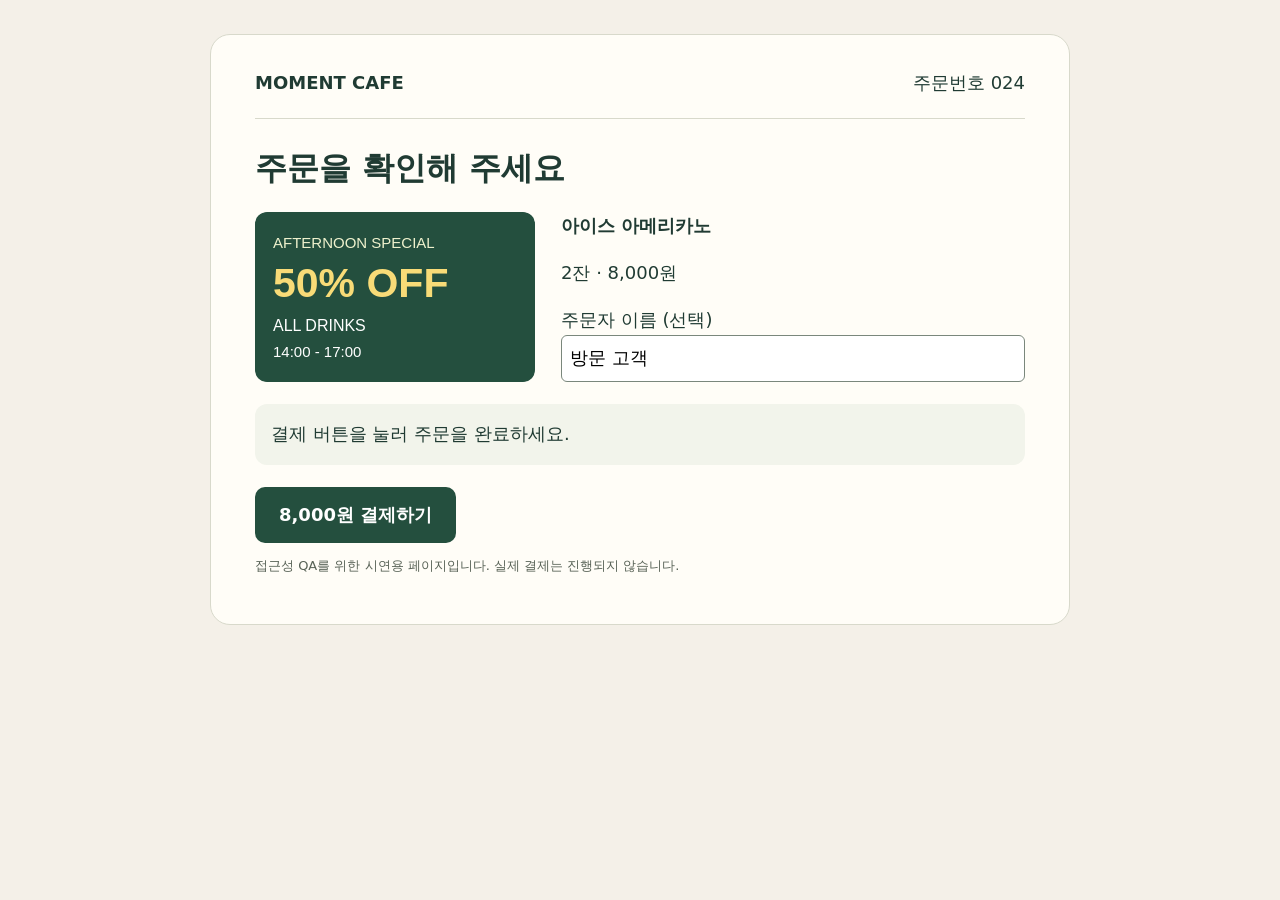
<file: sample/index.html>
<!doctype html>
<html lang="ko"><meta charset="utf-8"><meta name="viewport" content="width=device-width,initial-scale=1"><title>모먼트 카페 · 주문 결제</title>
<style>
*{box-sizing:border-box}body{margin:0;background:#f4f0e8;color:#203b33;font:18px/1.6 system-ui,sans-serif}main{max-width:860px;margin:34px auto;background:#fffdf7;padding:34px 44px;border:1px solid #d8d9cb;border-radius:20px}header{display:flex;justify-content:space-between;border-bottom:1px solid #d8d9cb;padding-bottom:20px}h1{font-size:32px;margin:24px 0 12px}.order{display:flex;gap:26px;align-items:center;margin:18px 0}.order img{width:280px;border-radius:12px}.details{flex:1}button{font:700 18px system-ui;padding:16px 24px;border:0;border-radius:10px;background:#244f3e;color:white;cursor:pointer}button:focus-visible{outline:4px solid #c46c20;outline-offset:4px}#payment-status{padding:16px;border-radius:12px;background:#f2f4eb;margin:22px 0}#payment-status[data-final=true]{background:#fff0e7;color:#842e12}#retry{background:#842e12}.fine{font-size:13px;color:#596357}label{display:block;margin-top:12px}input{font:inherit;width:100%;padding:8px;border:1px solid #7a877c;border-radius:6px}[hidden]{display:none!important}
</style><main><header><strong>MOMENT CAFE</strong><span>주문번호 024</span></header><h1>주문을 확인해 주세요</h1><div class="order"><img id="offer" src="offer.svg" alt="오후 2시부터 5시까지 모든 음료 50% 할인"><div class="details"><strong>아이스 아메리카노</strong><p>2잔 · 8,000원</p><label for="order-name">주문자 이름 (선택)</label><input id="order-name" value="방문 고객"></div></div><p id="payment-status" role="status" aria-live="polite">결제 버튼을 눌러 주문을 완료하세요.</p><button id="pay">8,000원 결제하기</button><button id="retry" hidden>다시 시도</button><p class="fine">접근성 QA를 위한 시연용 페이지입니다. 실제 결제는 진행되지 않습니다.</p></main>
<script>
const params=new URLSearchParams(location.search);
const sound=params.get('audio')==='1';
const finalSound=params.get('final')==='1';
function play(name){return new Promise(resolve=>{const a=new Audio(name);a.onended=resolve;a.onerror=resolve;a.play().catch(resolve);});}
async function payment(){
  document.querySelector('#pay').disabled=true;
  document.querySelector('#retry').hidden=true;
  const status=document.querySelector('#payment-status');
  status.removeAttribute('data-final');status.textContent='결제를 처리 중입니다.';
  if(sound) await play('processing.wav'); else await new Promise(r=>setTimeout(r,300));
  status.textContent='결제에 실패했습니다. 다시 시도 버튼을 눌러 주세요.';
  status.dataset.final='true';document.querySelector('#retry').hidden=false;
  if(sound && finalSound) await play('failure.wav');
}
document.querySelector('#pay').addEventListener('click',payment);
document.querySelector('#retry').addEventListener('click',payment);
</script></html>
</file>
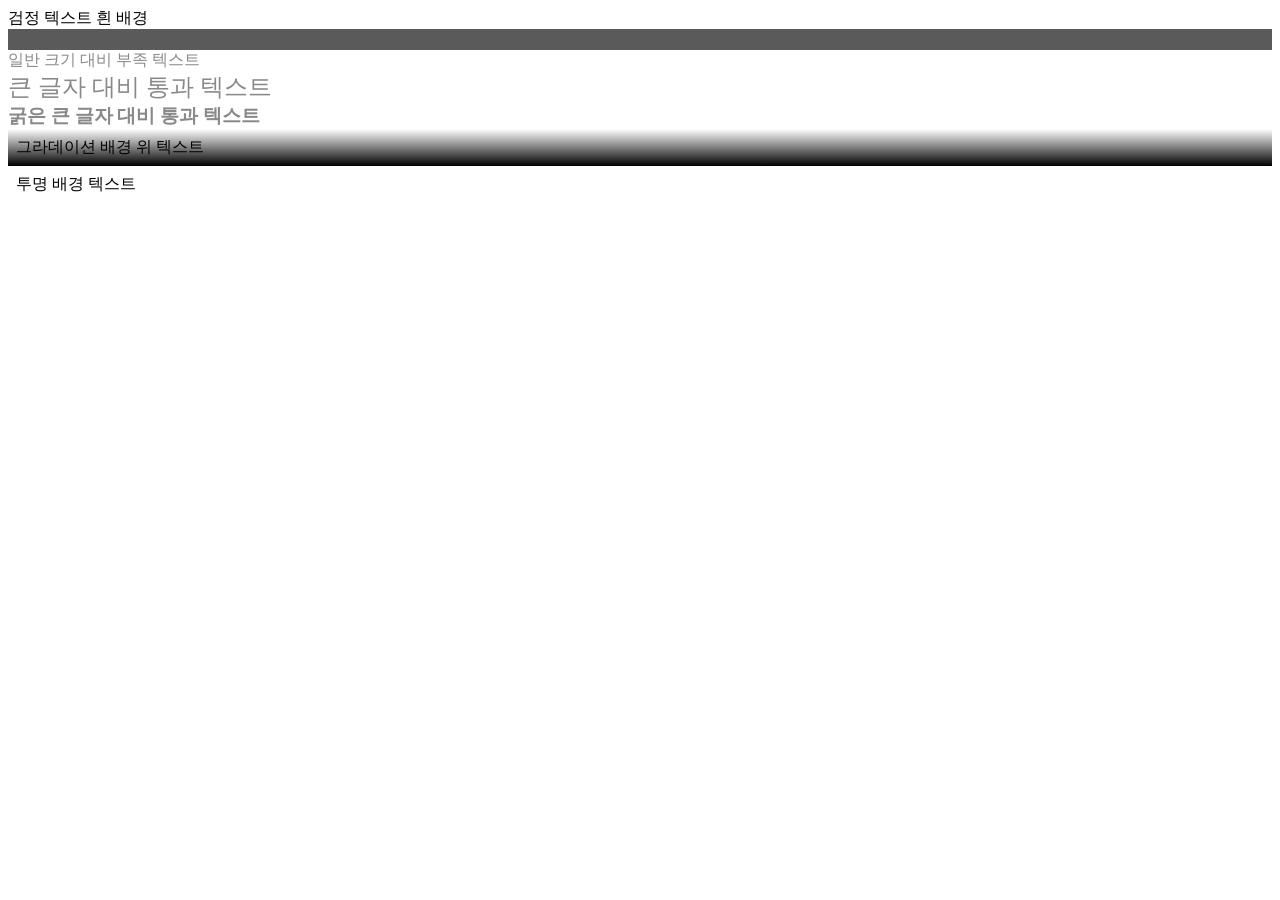
<file: tests/fixtures/rules/contrast.html>
<!DOCTYPE html>
<html lang="ko">
<head><meta charset="utf-8"><title>contrast fixture</title></head>
<body>
  <p id="c-pass-normal" style="margin:0;color:#000000;background-color:#ffffff;font-size:16px;">검정 텍스트 흰 배경</p>
  <p id="c-fail-same" style="margin:0;color:#5a5a5a;background-color:#5a5a5a;font-size:16px;">같은 회색 텍스트와 배경</p>
  <p id="c-fail-normal-boundary" style="margin:0;color:#898989;background-color:#ffffff;font-size:16px;">일반 크기 대비 부족 텍스트</p>
  <p id="c-pass-large-boundary" style="margin:0;color:#898989;background-color:#ffffff;font-size:24px;">큰 글자 대비 통과 텍스트</p>
  <p id="c-pass-bold-large" style="margin:0;color:#898989;background-color:#ffffff;font-size:19px;font-weight:700;">굵은 큰 글자 대비 통과 텍스트</p>
  <div style="background-image:linear-gradient(#ffffff,#000000);padding:8px;">
    <p id="c-review-gradient" style="margin:0;color:#000000;">그라데이션 배경 위 텍스트</p>
  </div>
  <div style="background-color:transparent;padding:8px;">
    <p id="c-review-transparent" style="margin:0;color:#000000;background-color:transparent;">투명 배경 텍스트</p>
  </div>
</body>
</html>
</file>
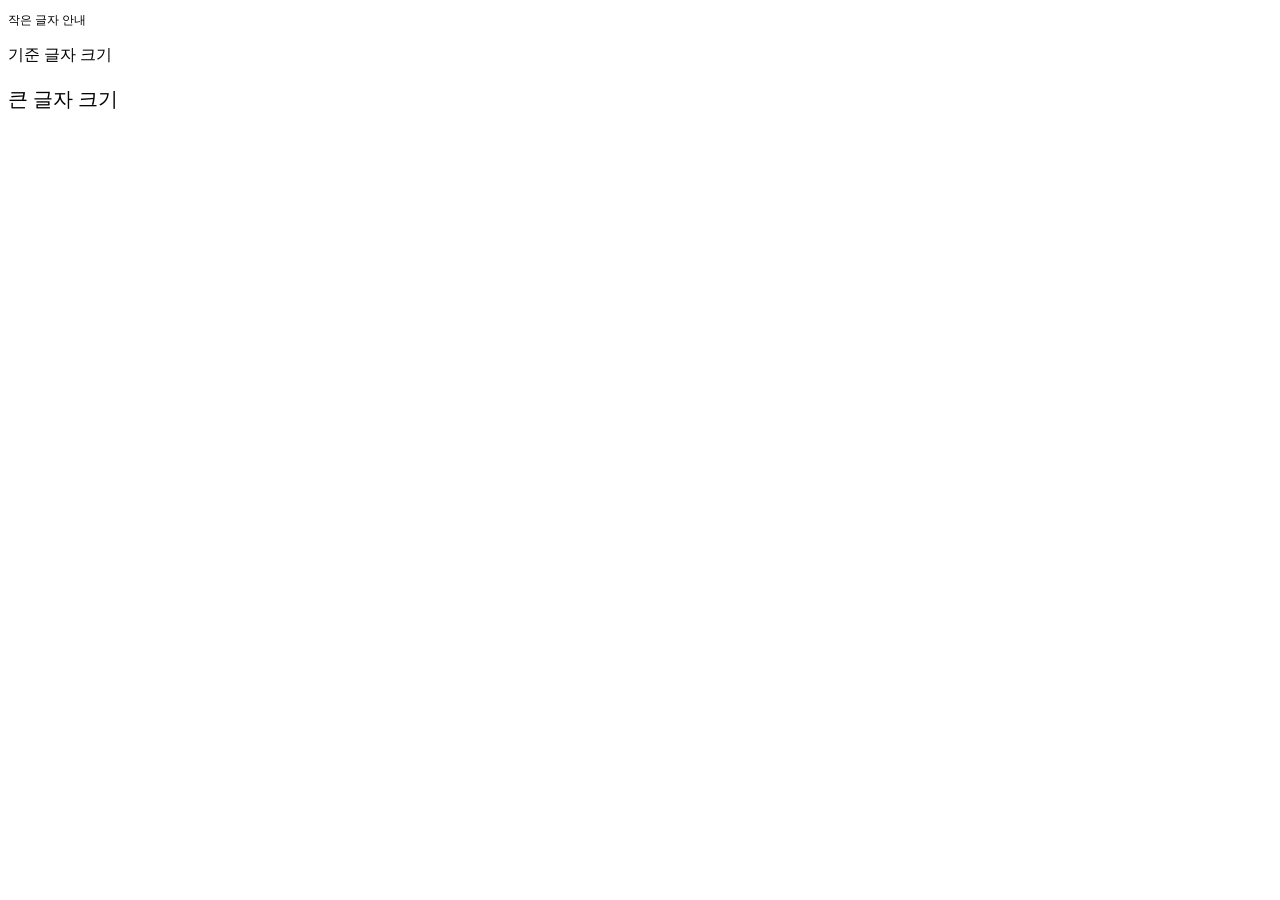
<file: tests/fixtures/rules/font_size.html>
<!DOCTYPE html>
<html lang="ko">
<head><meta charset="utf-8"><title>font_size fixture</title></head>
<body>
  <p id="f-small" style="font-size:12px;">작은 글자 안내</p>
  <p id="f-ok" style="font-size:16px;">기준 글자 크기</p>
  <p id="f-large" style="font-size:20px;">큰 글자 크기</p>
</body>
</html>
</file>
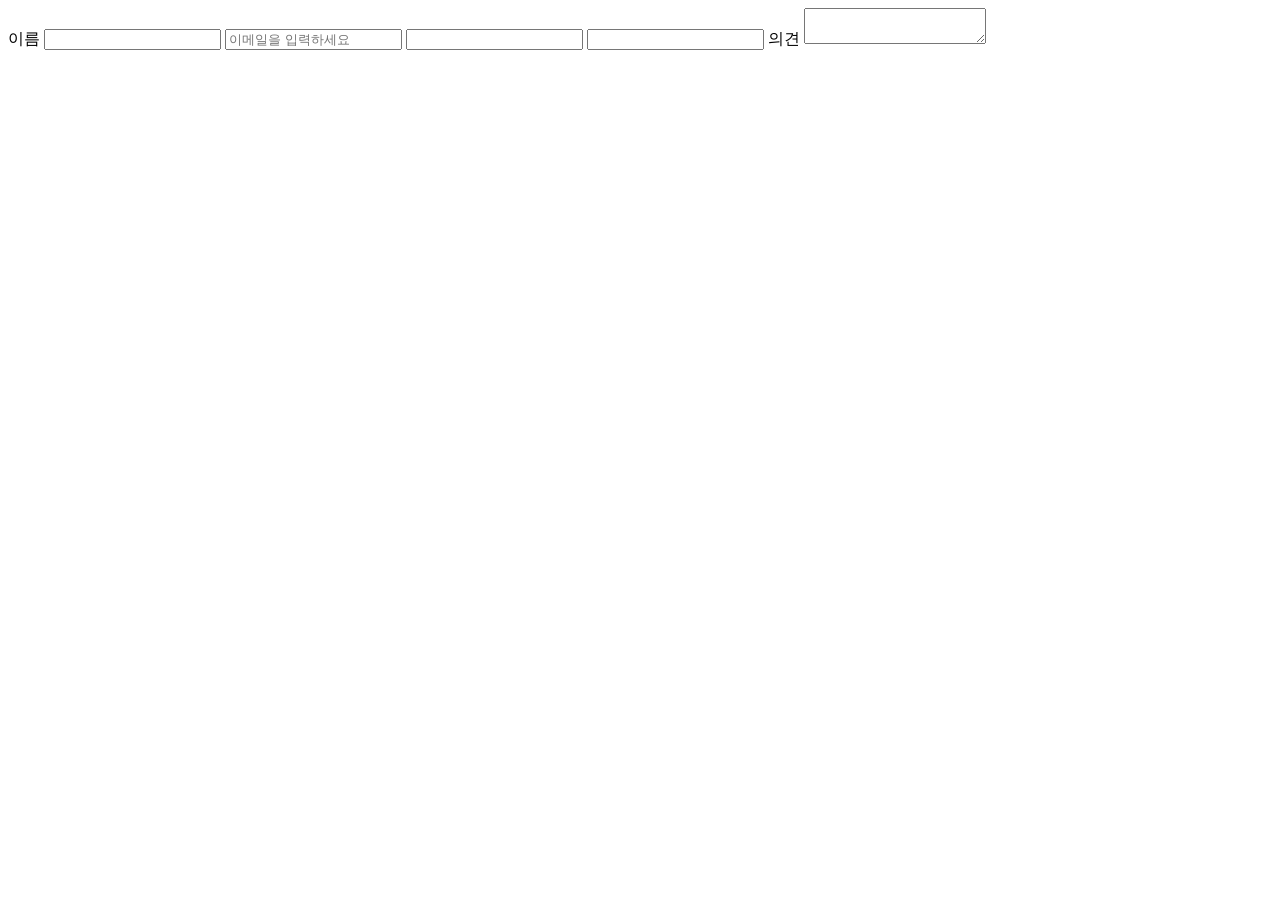
<file: tests/fixtures/rules/form_label.html>
<!DOCTYPE html>
<html lang="ko">
<head><meta charset="utf-8"><title>form_label fixture</title></head>
<body>
  <label for="in-labeled">이름</label>
  <input id="in-labeled" type="text">

  <input id="in-placeholder-only" type="text" placeholder="이메일을 입력하세요">

  <input id="in-aria-label" type="text" aria-label="전화번호">

  <input id="in-no-name" type="text">

  <span id="ta-label-text">의견</span>
  <textarea id="ta-labelledby" aria-labelledby="ta-label-text"></textarea>

  <input id="in-hidden" type="hidden" value="secret">
</body>
</html>
</file>
